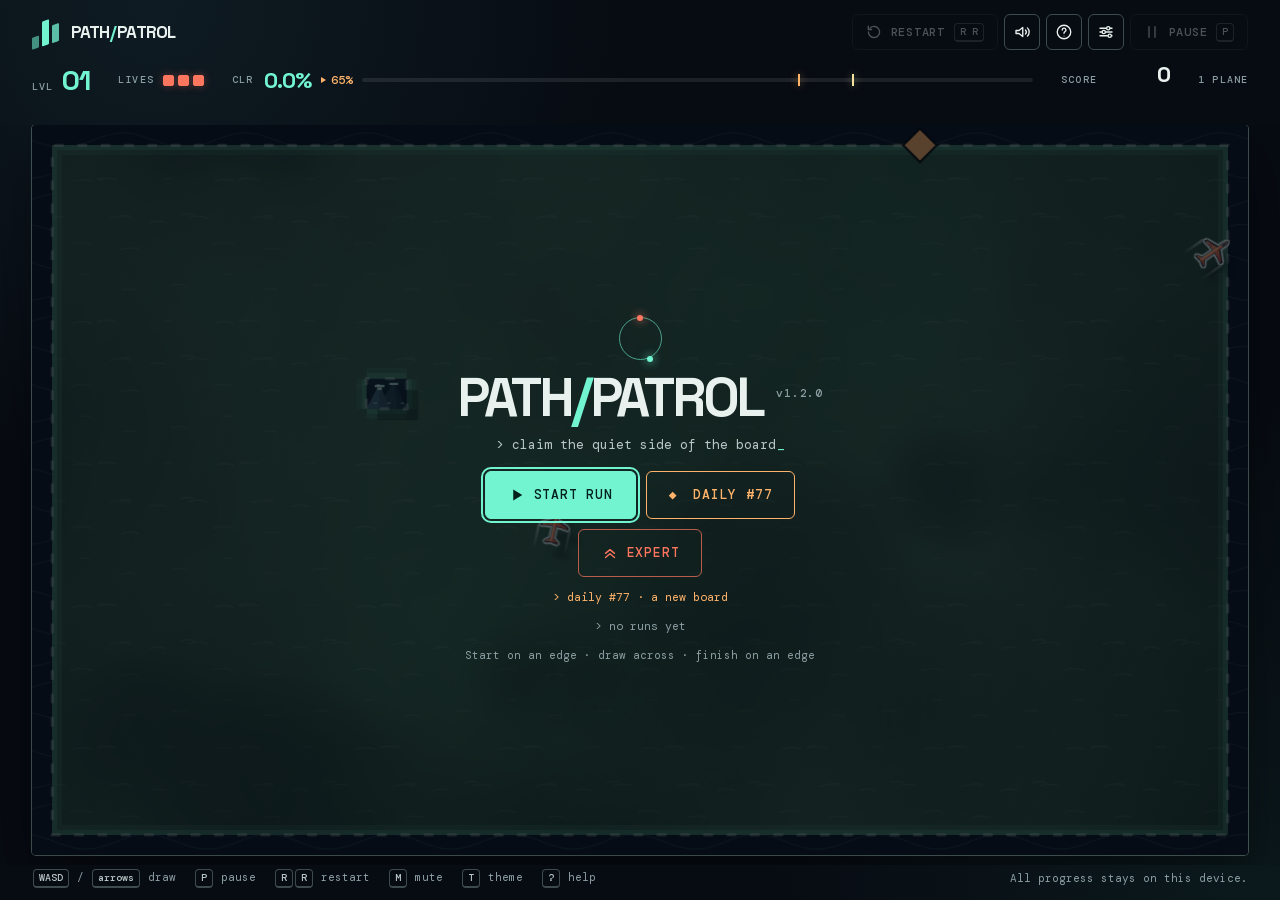
<file: site/index.html>
<!doctype html>
<html lang="en" data-motion="auto">
  <head>
    <meta charset="UTF-8" />
    <meta http-equiv="Content-Security-Policy" content="default-src 'self'; script-src 'self'; style-src 'self'; img-src 'self' data: blob:; font-src 'self'; connect-src 'self'; manifest-src 'self'; worker-src 'self'; object-src 'none'; base-uri 'self'; form-action 'none'" />
    <meta name="referrer" content="no-referrer" />
    <meta name="viewport" content="width=device-width, initial-scale=1, viewport-fit=cover" />
    <meta name="theme-color" content="#070b12" />
    <meta name="color-scheme" content="dark" />
    <title>Path Patrol — a one-touch territory game</title>
    <meta name="description" content="Draw a route across the board and claim the side the patrols can't reach. A fast, minimalist territory game with a daily board. No sign-up, works offline." />
    <link rel="canonical" href="https://jgohil07.github.io/PathPatrol/" />
    <meta property="og:type" content="website" />
    <meta property="og:site_name" content="Path Patrol" />
    <meta property="og:title" content="Path Patrol — a one-touch territory game" />
    <meta property="og:description" content="Draw a route across the board and claim the side the patrols can't reach. A fast, minimalist territory game with a daily board. No sign-up, works offline." />
    <meta property="og:url" content="https://jgohil07.github.io/PathPatrol/" />
    <meta property="og:image" content="https://jgohil07.github.io/PathPatrol/og.png" />
    <meta property="og:image:width" content="1200" />
    <meta property="og:image:height" content="630" />
    <meta property="og:image:alt" content="Path Patrol mid-game: a route being drawn across a dark board with patrol planes, a pickup and a power-up running." />
    <meta name="twitter:card" content="summary_large_image" />
    <meta name="twitter:title" content="Path Patrol — a one-touch territory game" />
    <meta name="twitter:description" content="Draw a route across the board and claim the side the patrols can't reach. A fast, minimalist territory game with a daily board. No sign-up, works offline." />
    <meta name="twitter:image" content="https://jgohil07.github.io/PathPatrol/og.png" />
    <script type="application/ld+json">{"@context": "https://schema.org", "@type": "VideoGame", "name": "Path Patrol", "description": "Draw a route across the board and claim the side the patrols can't reach. A fast, minimalist territory game with a daily board. No sign-up, works offline.", "url": "https://jgohil07.github.io/PathPatrol/", "image": "https://jgohil07.github.io/PathPatrol/og.png", "genre": ["Arcade", "Puzzle"], "gamePlatform": "Web browser", "applicationCategory": "Game", "operatingSystem": "Any", "playMode": "SinglePlayer", "inLanguage": "en", "isAccessibleForFree": true, "offers": {"@type": "Offer", "price": "0", "priceCurrency": "USD"}, "author": {"@type": "Person", "name": "Jay"}, "license": "https://opensource.org/licenses/MIT"}</script>
    <link rel="icon" href="icons/icon.svg" type="image/svg+xml" />
    <link rel="icon" href="icons/icon-192.png" type="image/png" sizes="192x192" />
    <link rel="apple-touch-icon" href="icons/apple-touch-icon.png" />
    <link rel="manifest" href="manifest.webmanifest" />
    <meta name="mobile-web-app-capable" content="yes" />
    <meta name="apple-mobile-web-app-capable" content="yes" />
    <meta name="apple-mobile-web-app-title" content="Path Patrol" />
    <meta name="apple-mobile-web-app-status-bar-style" content="black-translucent" />
    <link rel="preload" href="assets/fonts/dm-mono-400.woff2" as="font" type="font/woff2" crossorigin />
    <link rel="preload" href="assets/fonts/space-grotesk-variable.woff2" as="font" type="font/woff2" crossorigin />
    <link rel="stylesheet" href="css/app.css" />
  </head>
  <body>
    <noscript><p class="noscript">Path Patrol needs JavaScript to run. It is a small game that plays entirely in your browser: nothing is sent anywhere.</p></noscript>
    <!-- Icons: drawn, never typed as glyphs, because neither font has arrows or geometric symbols. -->
    <svg class="sprite" aria-hidden="true" focusable="false">
      <symbol id="i-pause" viewBox="0 0 24 24"><path d="M8 5v14M16 5v14" /></symbol>
      <symbol id="i-play" viewBox="0 0 24 24"><path d="M7 4.6v14.8L19 12z" fill="currentColor" stroke="none" /></symbol>
      <symbol id="i-settings" viewBox="0 0 24 24"><path d="M4 7h8M18 7h2M4 12h2M12 12h8M4 17h10M20 17h0" /><circle cx="15" cy="7" r="2.2" /><circle cx="9" cy="12" r="2.2" /><circle cx="17" cy="17" r="2.2" /></symbol>
      <symbol id="i-help" viewBox="0 0 24 24"><circle cx="12" cy="12" r="9" /><path d="M9.6 9.4a2.5 2.5 0 1 1 3.7 2.2c-.9.5-1.3 1-1.3 2" /><circle cx="12" cy="17.2" r=".7" fill="currentColor" stroke="none" /></symbol>
      <symbol id="i-sound-on" viewBox="0 0 24 24"><path d="M4 10v4h4l5 4V6l-5 4H4z" /><path d="M16.5 9.2a4 4 0 0 1 0 5.6M19.2 6.5a7.6 7.6 0 0 1 0 11" /></symbol>
      <symbol id="i-sound-off" viewBox="0 0 24 24"><path d="M4 10v4h4l5 4V6l-5 4H4z" /><path d="M17 9.5l4.5 5M21.5 9.5L17 14.5" /></symbol>
      <symbol id="i-restart" viewBox="0 0 24 24"><path d="M4.6 12a7.4 7.4 0 1 0 2.3-5.4" /><path d="M4.4 4.2v4.4h4.4" /></symbol>
      <symbol id="i-close" viewBox="0 0 24 24"><path d="M6 6l12 12M18 6L6 18" /></symbol>
      <symbol id="i-arrow" viewBox="0 0 24 24"><path d="M5 12h14M13.5 6.5L19 12l-5.5 5.5" /></symbol>
      <symbol id="i-expert" viewBox="0 0 24 24"><path d="M6 12.5l6-5 6 5M6 18l6-5 6 5" /></symbol>
      <symbol id="i-star" viewBox="0 0 24 24"><path d="M12 3.6l2.5 5.3 5.8.7-4.3 4 1.1 5.7L12 16.5l-5.1 2.8 1.1-5.7-4.3-4 5.8-.7z" /></symbol>
    </svg>

    <div class="app" id="app" data-phase="boot">
      <div class="chrome">
        <header class="bar">
          <div class="brand" role="img" aria-label="Path Patrol">
            <span class="brand-mark" aria-hidden="true"><i></i><i></i><i></i></span>
            <span class="brand-name" aria-hidden="true">PATH<span>/</span>PATROL</span>
          </div>
          <div class="actions">
            <button class="btn btn--ghost btn--adaptive only-fine" id="restartButton" type="button" aria-label="Restart level">
              <svg class="icon" aria-hidden="true"><use href="#i-restart" /></svg><span class="btn-text only-fine">Restart</span><kbd class="only-fine">R R</kbd>
            </button>
            <button class="btn btn--icon" id="soundButton" type="button" aria-label="Sound" aria-pressed="true">
              <svg class="icon icon-on" aria-hidden="true"><use href="#i-sound-on" /></svg>
              <svg class="icon icon-off" aria-hidden="true"><use href="#i-sound-off" /></svg>
            </button>
            <button class="btn btn--icon" id="helpButton" type="button" aria-label="How to play" aria-haspopup="dialog">
              <svg class="icon" aria-hidden="true"><use href="#i-help" /></svg>
            </button>
            <button class="btn btn--icon" id="settingsButton" type="button" aria-label="Settings" aria-haspopup="dialog">
              <svg class="icon" aria-hidden="true"><use href="#i-settings" /></svg>
            </button>
            <button class="btn btn--ghost btn--adaptive" id="pauseButton" type="button" aria-label="Pause">
              <svg class="icon icon-pause" aria-hidden="true"><use href="#i-pause" /></svg>
              <svg class="icon icon-play" aria-hidden="true"><use href="#i-play" /></svg>
              <svg class="icon icon-skip" aria-hidden="true"><use href="#i-arrow" /></svg>
              <span class="btn-text only-fine">Pause</span><kbd class="only-fine">P</kbd>
            </button>
            <button class="btn btn--ghost btn--adaptive" id="levelsButton" type="button" aria-label="Levels" aria-haspopup="dialog" hidden>
              <svg class="icon" aria-hidden="true"><use href="#i-star" /></svg><span class="btn-text only-fine" id="levelsLabel">Levels</span>
            </button>
          </div>
        </header>

        <section class="hud" aria-label="Status">
          <div class="stat stat--level"><span class="stat-key">LVL</span><strong class="stat-val" id="levelLabel">01</strong></div>
          <div class="stat stat--lives"><span class="stat-key">LIVES</span><span class="lives" id="lives" role="img" aria-label="3 lives"></span></div>
          <div class="stat stat--clear">
            <span class="stat-key">CLR</span><strong class="stat-val" id="areaLabel">0.0%</strong>
            <span class="stat-target"><span class="chevron" aria-hidden="true"></span><span id="targetLabel">65%</span></span>
            <div class="meter" aria-hidden="true"><i id="progressFill"></i><b id="targetMarker"></b><b class="star-mark" id="starMarker"></b></div>
          </div>
          <div class="stat stat--score">
            <span class="stat-key">SCORE</span>
            <span class="score-block"><strong class="stat-val" id="scoreLabel">0</strong><span class="combo" id="comboLabel" title="Combo and trap multipliers">x1.00</span></span>
          </div>
          <div class="stat stat--runners"><span class="stat-val" id="runnerLabel">1 PLANE</span></div>
        </section>

        <p class="console" id="toast" aria-hidden="true"></p>
      </div>

      <main class="stage" id="stage">
        <div class="board" id="boardFrame">
          <canvas id="gameCanvas" tabindex="0" role="application" aria-roledescription="game board" aria-label="Game field. Draw a line from an edge across the coloured area to another edge. With a keyboard, use the arrow keys or W A S D; Backspace cancels the route."></canvas>

          <div class="overlay overlay--title" id="startOverlay">
            <div class="panel">
              <div class="start-symbol" aria-hidden="true"><span></span><span></span></div>
              <h1 class="title">PATH<span class="slash">/</span>PATROL <small id="versionLabel">v1.2.0</small></h1>
              <p class="tagline">&gt; claim the quiet side of the board<span class="caret" aria-hidden="true">_</span></p>
              <div class="cta">
                <button type="button" class="btn btn--primary btn--big cta-wide" id="resumeRunButton" hidden><svg class="icon" aria-hidden="true"><use href="#i-play" /></svg>Resume run</button>
                <button type="button" class="btn btn--primary btn--big" id="startButton"><svg class="icon" aria-hidden="true"><use href="#i-play" /></svg>Start run</button>
                <button type="button" class="btn btn--big btn--daily" id="dailyButton"><span aria-hidden="true">&#9670;</span><span id="dailyLabel">Daily</span></button>
                <button type="button" class="btn btn--big btn--expert" id="expertButton"><svg class="icon" aria-hidden="true"><use href="#i-expert" /></svg><span id="expertLabel">Expert</span></button>
              </div>
              <p class="saved" id="savedLine" hidden></p>
              <p class="daily-line" id="dailyLine"></p>
              <button type="button" class="btn btn--daily" id="shareTodayButton" hidden>Share today's result</button>
              <p class="records" id="titleRecords"></p>
              <button type="button" class="btn btn--quiet" id="appNotice" hidden>Install app</button>
              <p class="fine">Start on an edge · draw across · finish on an edge</p>
            </div>
          </div>

          <div class="overlay overlay--pause" id="pauseOverlay">
            <div class="panel">
              <span class="eyebrow" id="pauseEyebrow">Run paused</span>
              <strong class="big" id="pauseTitle">Take a breath.</strong>
              <div class="cta">
                <button type="button" class="btn btn--primary btn--big" id="resumeButton"><svg class="icon" aria-hidden="true"><use href="#i-play" /></svg>Resume</button>
                <button type="button" class="btn" id="pauseRestartButton"><svg class="icon" aria-hidden="true"><use href="#i-restart" /></svg>Restart level</button>
                <button type="button" class="btn" id="leaveButton" hidden>Back to title</button>
              </div>
            </div>
          </div>

          <div class="overlay overlay--clear" id="clearOverlay">
            <div class="panel">
              <span class="eyebrow" id="clearEyebrow">Level cleared</span>
              <p class="stars" id="clearStars" hidden></p>
              <strong class="big" id="clearTotal">+0</strong>
              <dl class="receipt" id="tally"></dl>
              <p class="fine" id="clearNote" hidden></p>
              <div class="cta"><button type="button" class="btn btn--primary btn--big" id="nextButton"><span id="nextLabel">Next level</span><svg class="icon" aria-hidden="true"><use href="#i-arrow" /></svg></button></div>
            </div>
          </div>

          <div class="overlay overlay--end" id="endOverlay">
            <div class="panel">
              <span class="eyebrow" id="endEyebrow">No lives left</span>
              <h2 class="big" id="endTitle">Run interrupted.</h2>
              <dl class="receipt" id="receipt"></dl>
              <p class="fine" id="endSummary"></p>
              <div class="cta">
                <button type="button" class="btn btn--primary btn--big" id="shareButton" hidden>Share result</button>
                <button type="button" class="btn btn--primary btn--big" id="againButton"><svg class="icon" aria-hidden="true"><use href="#i-play" /></svg><span id="againLabel">New run</span></button>
              </div>
            </div>
          </div>

          <div class="overlay overlay--crash" id="crashOverlay" role="alert">
            <div class="panel">
              <span class="eyebrow">Something broke</span>
              <strong class="big">Please reload.</strong>
              <p class="crash-detail" id="crashDetail"></p>
              <div class="cta"><button type="button" class="btn btn--primary btn--big" id="reloadButton">Reload</button></div>
            </div>
          </div>

          <div class="powers" id="powers" aria-hidden="true"></div>
          <div class="fps" id="fpsMeter" hidden></div>
        </div>
      </main>

      <footer class="hints">
        <span><kbd>WASD</kbd> / <kbd>arrows</kbd> draw</span><span><kbd>P</kbd> pause</span><span><kbd>R</kbd><kbd>R</kbd> restart</span><span><kbd>M</kbd> mute</span><span><kbd>T</kbd> theme</span><span><kbd>?</kbd> help</span>
        <span class="hints-note" id="storageNote">All progress stays on this device.</span>
      </footer>
    </div>

    <dialog class="dialog" id="settingsDialog" aria-labelledby="settingsTitle">
      <form method="dialog" class="dialog-body">
        <header class="dialog-head">
          <h2 id="settingsTitle">Settings</h2>
          <button class="btn btn--icon" value="close" aria-label="Close settings"><svg class="icon" aria-hidden="true"><use href="#i-close" /></svg></button>
        </header>
        <div class="setting">
          <span class="setting-name" id="soundLabel">Sound</span>
          <button class="switch" id="soundSwitch" type="button" role="switch" aria-checked="true" aria-labelledby="soundLabel"><i></i></button>
        </div>
        <div class="setting" id="hapticsRow">
          <span class="setting-name" id="hapticsLabel">Vibration</span>
          <button class="switch" id="hapticsSwitch" type="button" role="switch" aria-checked="true" aria-labelledby="hapticsLabel"><i></i></button>
        </div>
        <div class="setting">
          <span class="setting-name" id="themeLabel">Visuals</span>
          <div class="seg" role="radiogroup" aria-labelledby="themeLabel">
            <button type="button" role="radio" id="flightButton" aria-checked="true">Flight</button>
            <button type="button" role="radio" id="driveButton" aria-checked="false">Drive</button>
          </div>
        </div>
        <div class="setting">
          <span class="setting-name" id="motionLabel">Motion</span>
          <div class="seg" role="radiogroup" aria-labelledby="motionLabel">
            <button type="button" role="radio" data-motion="auto" aria-checked="true">Auto</button>
            <button type="button" role="radio" data-motion="reduced" aria-checked="false">Reduced</button>
            <button type="button" role="radio" data-motion="full" aria-checked="false">Full</button>
          </div>
        </div>
        <div class="setting">
          <span class="setting-name" id="fpsLabel">Frame stats</span>
          <button class="switch" id="fpsSwitch" type="button" role="switch" aria-checked="false" aria-labelledby="fpsLabel"><i></i></button>
        </div>
        <div class="setting" id="appRow">
          <span class="setting-name" id="appLabel">App</span>
          <button class="btn" id="appButton" type="button" hidden>Install</button>
        </div>
        <p class="fine" id="appStatus"></p>
        <h3 class="dialog-sub">Records on this device</h3>
        <dl class="records-list">
          <div><dt>Best score</dt><dd id="bestScore">0</dd></div>
          <div><dt>Best clear</dt><dd id="bestClear">0.0%</dd></div>
          <div><dt>Highest level cleared</dt><dd id="bestLevel">—</dd></div>
          <div><dt>Runs played</dt><dd id="runsPlayed">0</dd></div>
          <div><dt>Levels won</dt><dd id="levelsWon">0</dd></div>
          <div><dt>Daily streak</dt><dd id="dailyStreak">0 days</dd></div>
          <div><dt>Expert</dt><dd id="expertRecord">—</dd></div>
        </dl>
        <button class="btn btn--danger" id="resetStatsButton" type="button">Reset local records</button>
        <p class="fine version-line">Path Patrol <span id="versionLine">v1.2.0</span></p>
      </form>
    </dialog>

    <dialog class="dialog" id="levelsDialog" aria-labelledby="levelsTitle">
      <form method="dialog" class="dialog-body">
        <header class="dialog-head">
          <h2 id="levelsTitle">Levels</h2>
          <button class="btn btn--icon" value="close" aria-label="Close levels"><svg class="icon" aria-hidden="true"><use href="#i-close" /></svg></button>
        </header>
        <p class="fine levels-note">Replay any level you have reached for its stars. Your best score and your saved run are left alone.</p>
        <p class="levels-total" id="levelsTotal"></p>
        <div class="level-grid" id="levelGrid" role="list"></div>
      </form>
    </dialog>

    <dialog class="dialog" id="helpDialog" aria-labelledby="helpTitle">
      <form method="dialog" class="dialog-body">
        <header class="dialog-head">
          <h2 id="helpTitle">How to play</h2>
          <button class="btn btn--icon" value="close" aria-label="Close help"><svg class="icon" aria-hidden="true"><use href="#i-close" /></svg></button>
        </header>
        <ol class="how">
          <li><b>Start on an edge.</b> Touch the frame or any ground you have already claimed.</li>
          <li><b>Draw across the field</b> in any shape. The route appears under your finger the moment you move.</li>
          <li><b>Finish on an edge.</b> The side without patrols is yours. Claim the target percentage to win the level.</li>
          <li><b>Don't get caught.</b> If a patrol touches a route you are still drawing, you lose a life. Lifting mid-field cancels it for free.</li>
        </ol>
        <p class="how-trap"><b>Trap them.</b> Shut a patrol into a pocket of 4% or less and it is grounded: bonus points, and a multiplier that lasts the run. Later levels bring scouts (fast), bombers (big) and hunters, which wind up, then chase a slow pen. Every fifth level is special: an odd-shaped board, or a boss you win at once by trapping it in 12% or less.</p>
        <p class="how-expert"><b>Expert.</b> Fifteen hard levels on boards of their own, from three patrols to eight: three lives, no extra lives, no restarts, no stars. Clear the fifteenth to finish. Its records and its saved run are kept apart from the rest.</p>
        <p class="how-daily"><b>Daily.</b> One board a day, the same for everyone: three lives, no restarts. Only your first run of the day counts; after that it is practice. Share your result when it ends.</p>
        <button class="btn" id="tutorialButton" type="button"><svg class="icon" aria-hidden="true"><use href="#i-play" /></svg>Play the tutorial</button>
        <h3 class="dialog-sub">Keys</h3>
        <dl class="keys">
          <div><dt><kbd>WASD</kbd></dt><dd>Draw (arrow keys work too)</dd></div>
          <div><dt><kbd>Backspace</kbd></dt><dd>Cancel the route you are drawing</dd></div>
          <div><dt><kbd>P</kbd> / <kbd>Esc</kbd></dt><dd>Pause</dd></div>
          <div><dt><kbd>R</kbd> <kbd>R</kbd></dt><dd>Restart the level</dd></div>
          <div><dt><kbd>M</kbd></dt><dd>Mute or unmute</dd></div>
          <div><dt><kbd>T</kbd></dt><dd>Switch Flight / Drive</dd></div>
          <div><dt><kbd>?</kbd> / <kbd>H</kbd></dt><dd>This help</dd></div>
          <div><dt><kbd>Space</kbd> / <kbd>Enter</kbd></dt><dd>Start, resume or go on</dd></div>
          <div><dt><kbd>Tab</kbd></dt><dd>Move between buttons (Safari: <kbd>Option</kbd> + <kbd>Tab</kbd>)</dd></div>
        </dl>
      </form>
    </dialog>

    <dialog class="dialog" id="shareDialog" aria-labelledby="shareTitle">
      <form method="dialog" class="dialog-body">
        <header class="dialog-head">
          <h2 id="shareTitle">Share your result</h2>
          <button class="btn btn--icon" value="close" aria-label="Close"><svg class="icon" aria-hidden="true"><use href="#i-close" /></svg></button>
        </header>
        <p class="fine">Sharing is not available here. Copy this and paste it wherever you like.</p>
        <textarea class="share-text" id="shareText" readonly rows="5" spellcheck="false" aria-label="Your result"></textarea>
        <button class="btn btn--primary" id="copyShareButton" type="button">Copy</button>
      </form>
    </dialog>

    <div class="sr-only" id="announcer" role="status" aria-live="polite" aria-atomic="true"></div>
    <script type="module" src="js/main.js"></script>
  </body>
</html>
</file>
<file: site/css/app.css>
/* Path Patrol: terminal-minimal.
   One near-black canvas, hairline borders, one accent (aqua), one alarm (coral), amber for the target and,
   later, power-ups. DM Mono for everything you read, Space Grotesk only for the big numbers and the title.

   Layout is chosen by media queries on orientation, size and pointer type, never by sniffing the device:
     - portrait / narrow: a compact top bar, one HUD row, the board (rotated by view.js) filling the rest;
     - short landscape (a phone on its side): a left rail with the HUD, the board filling the height;
     - everything else (desktop, tablet): top bar, HUD, board, keyboard hints.
   html[data-input="touch|mouse"] follows the pointer actually being used, so a hybrid laptop switches. */

@font-face { font-family: "DM Mono"; font-style: normal; font-weight: 400; font-display: swap; src: url("../assets/fonts/dm-mono-400.woff2") format("woff2"); }
@font-face { font-family: "DM Mono"; font-style: normal; font-weight: 500; font-display: swap; src: url("../assets/fonts/dm-mono-500.woff2") format("woff2"); }
@font-face { font-family: "Space Grotesk"; font-style: normal; font-weight: 300 700; font-display: swap; src: url("../assets/fonts/space-grotesk-variable.woff2") format("woff2"); }

:root {
  color-scheme: dark;
  --bg: #070b12;
  --raised: #0b111b;
  --ink: #e8f1ee;
  --ink-soft: #b9c8c7;
  --muted: #8b9ea2;
  --line: rgba(190, 224, 216, .13);
  --line-strong: rgba(190, 224, 216, .3);
  --aqua: #72f4d1;
  --aqua-dim: #2da98d;
  --coral: #ff765f;
  --amber: #ffb36a;
  --font-ui: "DM Mono", ui-monospace, "SF Mono", Menlo, Consolas, monospace;
  --font-display: "Space Grotesk", system-ui, -apple-system, "Segoe UI", sans-serif;
  --radius: 6px;
  --pad: clamp(12px, 2.4vw, 24px);
  --safe-t: env(safe-area-inset-top, 0px);
  --safe-r: env(safe-area-inset-right, 0px);
  --safe-b: env(safe-area-inset-bottom, 0px);
  --safe-l: env(safe-area-inset-left, 0px);
  --rail: clamp(206px, 25vw, 232px);          /* four 44px buttons and their gaps fit in one row */
  --tap: 44px;
}

* { box-sizing: border-box; }
[hidden] { display: none !important; }

html, body {
  margin: 0;
  height: 100%;
  overflow: hidden;
  background: var(--bg);
  color: var(--ink);
  overscroll-behavior: none;
  -webkit-text-size-adjust: 100%;
  text-size-adjust: 100%;
}
body {
  position: fixed;
  inset: 0;
  font: 400 13px/1.5 var(--font-ui);
  font-variant-numeric: tabular-nums;
  -webkit-font-smoothing: antialiased;
  user-select: none;
  -webkit-user-select: none;
  -webkit-touch-callout: none;
  -webkit-tap-highlight-color: transparent;
  background:
    radial-gradient(circle at 12% 0%, rgba(42, 85, 95, .22), transparent 30rem),
    radial-gradient(circle at 98% 100%, rgba(32, 97, 81, .16), transparent 32rem),
    var(--bg);
}
button { font: inherit; color: inherit; }
h1, h2, h3, p, dl, dd, ol { margin: 0; }
.sprite { position: absolute; width: 0; height: 0; overflow: hidden; }
.noscript { margin: 0; padding: 24px 16px; color: var(--ink); font-size: 14px; text-align: center; }
@media (scripting: none) {                                   /* nothing in the game can work: the dead controls stay out of the way of the one sentence that matters */
  body > .app { display: none; }
  .noscript { display: grid; place-items: center; min-height: 100dvh; box-sizing: border-box; }
}
.sr-only { position: absolute; width: 1px; height: 1px; margin: -1px; padding: 0; overflow: hidden; clip: rect(0 0 0 0); white-space: nowrap; border: 0; }

/* Touch-first presentation by default; a fine pointer (or a mouse actually in use) gets the desktop one. */
.only-fine { --show: inline-flex; }
.btn-text.only-fine { --show: inline; }
kbd.only-fine { --show: inline-block; }
.only-fine, .btn.only-fine { display: none; }          /* two selectors: .btn.only-fine must beat .btn's display */
@media (pointer: fine) { :root:not([data-input="touch"]) .only-fine { display: var(--show); } }
:root[data-input="mouse"] .only-fine { display: var(--show); }

/* --- layout ------------------------------------------------------------------------------------ */

.app {
  position: absolute;
  inset: 0;
  height: 100%;
  display: grid;
  grid-template-rows: auto minmax(0, 1fr) auto;
  padding: var(--safe-t) var(--safe-r) var(--safe-b) var(--safe-l);
}
@supports (height: 100dvh) { .app { height: 100dvh; } }

.chrome { display: grid; grid-template-columns: minmax(0, 1fr); padding: 0 var(--pad); min-width: 0; }   /* minmax(0, ...): no child can widen the column */
/* Fixed height whatever the input mode: a 44px touch button and a 36px mouse button both fit, so a hybrid
   device switching mode never moves the board. */
.bar { display: flex; align-items: center; justify-content: space-between; gap: 12px; height: 56px; padding-top: 8px; }
.brand { display: inline-flex; align-items: center; gap: 10px; color: var(--ink); font: 700 17px/1 var(--font-display); letter-spacing: -.045em; white-space: nowrap; }
.brand-name span { color: var(--aqua); }
.brand-name span:first-child { margin-inline: .04em; }
.brand-mark { display: flex; align-items: end; gap: 3px; width: 29px; height: 26px; transform: skewY(-18deg); }
.brand-mark i { display: block; width: 7px; background: var(--aqua); border-radius: 1px; }
.brand-mark i:nth-child(1) { height: 12px; opacity: .55; }
.brand-mark i:nth-child(2) { height: 25px; }
.brand-mark i:nth-child(3) { height: 18px; opacity: .76; }
.actions { display: flex; align-items: center; gap: 6px; }

.hud { display: flex; align-items: center; gap: 8px 28px; min-height: 46px; padding: 6px 0 4px; }
.stat { display: flex; align-items: baseline; gap: 8px; min-width: 0; white-space: nowrap; }
.stat-key { color: var(--muted); font: 500 10px/1 var(--font-ui); letter-spacing: .14em; }
.stat-val { color: var(--ink); font: 700 22px/1 var(--font-display); letter-spacing: -.04em; }
.stat--level .stat-val { color: var(--aqua); font-size: 28px; }
.stat--lives { align-items: center; }
.stat--clear { flex: 1 1 auto; align-items: center; gap: 10px; }
.stat--clear .stat-val { color: var(--aqua); min-width: 3.4ch; }
.stat--runners { margin-left: auto; color: var(--muted); }
.stat--score { align-items: center; }
.score-block { display: grid; justify-items: end; gap: 3px; line-height: 1; }
.stat--score .stat-val { min-width: 4.6ch; text-align: right; }
/* Always in the layout, only its visibility changes: the HUD must not change height when a combo starts. */
.combo { color: var(--amber); font: 500 10px/1 var(--font-ui); letter-spacing: .08em; white-space: nowrap; visibility: hidden; }
.combo.on { visibility: visible; }
.stat--runners .stat-val { color: var(--muted); font: 500 10px/1 var(--font-ui); letter-spacing: .12em; }
.stat-target { display: inline-flex; align-items: center; gap: 5px; color: var(--amber); font: 500 12px/1 var(--font-ui); }
.chevron { width: 0; height: 0; border-left: 5px solid currentColor; border-block: 3.5px solid transparent; }
.lives { display: inline-flex; gap: 4px; }
.life { width: 11px; height: 11px; border: 1.5px solid var(--coral); background: var(--coral); border-radius: 2px; box-shadow: 0 0 9px rgba(255, 118, 95, .35); }
.life.lost { background: transparent; box-shadow: none; opacity: .55; }
.meter { position: relative; flex: 1 1 60px; height: 4px; min-width: 60px; background: rgba(255, 255, 255, .09); border-radius: 2px; }
.meter i { position: absolute; inset: 0 auto 0 0; width: 0; background: linear-gradient(90deg, var(--aqua-dim), var(--aqua)); border-radius: inherit; box-shadow: 0 0 10px rgba(114, 244, 209, .4); transition: width .25s ease; }
.meter b { position: absolute; top: -4px; bottom: -4px; left: 65%; width: 2px; background: var(--amber); box-shadow: 0 0 8px rgba(255, 179, 106, .6); }
/* The three-star mark: where three stars begin, bright while they are still possible on this level, dim once a life is
   lost on it, solid gold once a trap has already earned the third. */
.meter b.star-mark { width: 2px; background: #f4e3a1; box-shadow: 0 0 8px rgba(244, 227, 161, .55); transition: opacity .2s ease; }
.meter b.star-mark.lost { opacity: .22; box-shadow: none; }
.meter b.star-mark.got { width: 4px; background: #ffd166; box-shadow: 0 0 10px rgba(255, 209, 102, .8); }

/* Messages appear on a single console line so they never sit on the board where routes start. */
.console { min-height: 20px; margin: 0; padding-bottom: 6px; overflow: hidden; color: var(--muted); font-size: 11.5px; white-space: nowrap; text-overflow: ellipsis; opacity: 0; transition: opacity .2s ease; }
.console.visible { opacity: 1; }
.console::before { content: "> "; color: var(--aqua-dim); }

.stage { display: grid; place-items: center; min-width: 0; min-height: 0; padding: 0 var(--pad) 10px; overflow: hidden; }
.board { position: relative; width: max-content; height: max-content; overflow: hidden; background: #0b1422; border-radius: 4px; box-shadow: 0 0 0 1px var(--line-strong), 0 26px 60px rgba(0, 0, 0, .4); }
#gameCanvas { display: block; touch-action: none; cursor: crosshair; user-select: none; -webkit-user-select: none; -webkit-touch-callout: none; -webkit-tap-highlight-color: transparent; }

/* The keyboard hints follow the pointer media query only, not the live data-input switch: the footer
   appearing or vanishing mid-game would move the board between a touch landing and its coordinates being read. */
.hints { display: none; flex-wrap: wrap; align-items: center; gap: 6px 18px; padding: 4px var(--pad) 12px; color: var(--muted); font-size: 11px; }
@media (pointer: fine) { .hints { display: flex; } }
.hints-note { margin-left: auto; }

/* --- controls ---------------------------------------------------------------------------------- */

.icon { width: 18px; height: 18px; flex: none; fill: none; stroke: currentColor; stroke-width: 1.8; stroke-linecap: round; stroke-linejoin: round; }
.btn { display: inline-flex; align-items: center; justify-content: center; gap: 8px; min-height: var(--tap); padding: 0 14px; border: 1px solid var(--line-strong); border-radius: var(--radius); background: transparent; color: var(--ink); font: 500 12px/1 var(--font-ui); letter-spacing: .06em; text-transform: uppercase; white-space: nowrap; cursor: pointer; touch-action: manipulation; transition: color .15s ease, border-color .15s ease, background .15s ease, transform .1s ease; }
.btn:active { transform: translateY(1px); }
.btn:disabled { opacity: .38; pointer-events: none; }
.btn--icon { width: var(--tap); padding: 0; }
/* Square when only the icon shows, wider when the label and key hint come with it. */
.btn--adaptive { min-width: var(--tap); padding: 0 12px; }
.btn--ghost { border-color: var(--line); color: var(--ink-soft); }
.btn--primary { border-color: var(--aqua); background: var(--aqua); color: #04201b; }
.btn--big { min-height: 48px; padding: 0 22px; font-size: 13px; }
.btn--danger { color: var(--coral); border-color: rgba(255, 118, 95, .4); }
/* Hover styling only where hovering exists: on a touch screen :hover sticks to the last control tapped. */
@media (hover: hover) {
  .btn:hover { border-color: var(--aqua); color: var(--aqua); }
  .btn--primary:hover { background: #8ff7dc; border-color: #8ff7dc; color: #04201b; }
  .btn--danger:hover { border-color: var(--coral); color: var(--coral); background: rgba(255, 118, 95, .08); }
}
:focus-visible { outline: 2px solid var(--aqua); outline-offset: 2px; }
.btn:focus-visible { outline-offset: 2px; }
#gameCanvas:focus-visible { outline-offset: -4px; }
kbd { display: inline-block; min-width: 1.7em; margin-inline: 1px; padding: 2px 5px; border: 1px solid var(--line-strong); border-bottom-width: 2px; border-radius: 4px; color: var(--ink-soft); font: 500 10px/1.2 var(--font-ui); text-align: center; text-transform: none; letter-spacing: 0; }

.icon-off, #pauseButton .icon-play, #pauseButton .icon-skip { display: none; }
#soundButton[aria-pressed="false"] .icon-on { display: none; }
#soundButton[aria-pressed="false"] .icon-off { display: inline; }
#soundButton[aria-pressed="false"] { color: var(--muted); }
#pauseButton[data-state="paused"] .icon-pause, #pauseButton[data-state="skip"] .icon-pause { display: none; }
#pauseButton[data-state="paused"] .icon-play { display: inline; }
#pauseButton[data-state="skip"] .icon-skip { display: inline; }
#pauseButton[data-state="skip"] kbd { display: none !important; }      /* P pauses; it does not skip, so no key hint on Skip */

@media (pointer: fine) { :root:not([data-input="touch"]) { --tap: 36px; } }
:root[data-input="mouse"] { --tap: 36px; }
:root[data-input="touch"] { --tap: 44px; }

/* --- overlays ---------------------------------------------------------------------------------- */

.overlay { position: absolute; inset: 0; z-index: 5; display: none; place-items: center; padding: 14px; overflow: auto; background: rgba(4, 8, 14, .66); text-align: center; }
.app[data-phase="title"] .overlay--title,
.app[data-phase="clear"] .overlay--clear,
.app[data-phase="paused"] .overlay--pause,
.app[data-phase="countdown"] .overlay--pause,
.app[data-phase="over"] .overlay--end,
.app[data-phase="crashed"] .overlay--crash { display: grid; }
.panel { display: grid; justify-items: center; gap: 12px; max-width: 420px; min-width: 0; }
.panel p { text-wrap: balance; }                      /* no orphaned last word; older browsers just wrap normally */
.start-symbol { position: relative; width: 43px; height: 43px; border: 1px solid rgba(114, 244, 209, .6); border-radius: 50%; animation: orbit 3s linear infinite; }
.start-symbol span { position: absolute; width: 6px; height: 6px; border-radius: 50%; background: var(--coral); box-shadow: 0 0 10px var(--coral); }
.start-symbol span:first-child { top: -3px; left: 17px; }
.start-symbol span:last-child { bottom: -3px; right: 8px; background: var(--aqua); box-shadow: 0 0 10px var(--aqua); }
.title { font: 700 clamp(30px, 8vmin, 54px)/.95 var(--font-display); letter-spacing: -.06em; }
.title .slash { color: var(--aqua); }
.title small { margin-left: 4px; color: var(--muted); font: 500 11px/1 var(--font-ui); letter-spacing: .08em; vertical-align: super; }
.tagline { color: var(--ink-soft); font-size: 13px; }
.caret { margin-left: 1px; color: var(--aqua); animation: blink 1.1s steps(1) infinite; }
.cta { display: flex; flex-wrap: wrap; justify-content: center; gap: 10px; margin-top: 4px; }
.cta-wide { flex: 1 1 100%; }                                  /* Resume takes a row of its own, above Start and Daily */
.btn--daily { border-color: var(--amber); color: var(--amber); }
.btn--expert { border-color: rgba(255, 118, 95, .7); color: var(--coral); }
.btn--quiet { max-width: 100%; padding-block: 8px; border-color: var(--line-strong); color: var(--ink-soft); font-size: 12px; line-height: 1.4; text-wrap: balance; }      /* the text may wrap (balanced), so it needs the room of lines */
.btn--quiet[data-mode="update"] { border-color: var(--aqua-dim); color: var(--aqua); }
.btn--daily span[aria-hidden] { margin-right: 8px; }
.daily-line { color: var(--amber); font-size: 11.5px; }
.daily-line:empty { display: none; }
.records { color: var(--muted); font-size: 11.5px; }
.records:empty { display: none; }
.saved { color: var(--amber); font-size: 11.5px; }
.app[data-saved="yes"] .overlay--title .fine, .app[data-daily="done"] .overlay--title .fine { display: none; }          /* someone resuming knows how to play; the room is needed for the second button */
.fine { color: var(--muted); font-size: 11px; }
.app:is([data-notice="update"], [data-notice="install"]) #settingsButton { position: relative; }
.app:is([data-notice="update"], [data-notice="install"]) #settingsButton::after { content: ""; position: absolute; top: 7px; right: 7px; width: 8px; height: 8px; border-radius: 50%; background: var(--amber); box-shadow: 0 0 0 2px var(--bg); }
/* A short screen with a saved run, a finished daily to share, or an offer from the app has no room for the decoration: the
   symbol and the tagline go. With a saved run and one of the others, the records line goes too; and with a saved run and a
   finished daily, the offer and the daily's line as well. */
@media (max-height: 640px) {
  .app:is([data-saved="yes"], [data-daily="done"], [data-notice="update"], [data-notice="install"], [data-notice="ios"]) .overlay--title :is(.start-symbol, .tagline) { display: none; }
  .app[data-saved="yes"]:is([data-daily="done"], [data-notice="update"], [data-notice="install"], [data-notice="ios"]) .overlay--title .records { display: none; }
  .app[data-saved="yes"][data-daily="done"] .overlay--title #appNotice { display: none; }      /* the tallest title: the same offer waits in Settings, marked by a dot on its button */
  .app[data-saved="yes"][data-daily="done"] .overlay--title .daily-line { display: none; }
  .overlay--end .panel { gap: 8px; }                                         /* the game-over card of a daily has six rows and two buttons: tighter */
}
/* 320 x 568 stacks Start, Daily and Expert: no decoration, and the offer waits in Settings with a saved run or a done daily. */
@media (max-height: 640px) and (max-width: 360px) {
  .overlay--title :is(.start-symbol, .tagline) { display: none; }
  .app:is([data-saved="yes"], [data-daily="done"]) .overlay--title #appNotice { display: none; }
}
/* 360 x 740: the tallest title drops the decoration. */
@media (max-height: 760px) and (max-width: 400px) {
  .app[data-saved="yes"][data-daily="done"] .overlay--title :is(.start-symbol, .tagline) { display: none; }
  .overlay--end .receipt dt, .overlay--end .receipt dd { padding: 3px 0; }
}
.eyebrow { color: var(--muted); font: 500 10px/1 var(--font-ui); letter-spacing: .14em; text-transform: uppercase; }
.big { font: 700 clamp(26px, 6vmin, 40px)/1 var(--font-display); letter-spacing: -.05em; }
.receipt { display: grid; grid-template-columns: 1fr auto; width: min(300px, 100%); text-align: left; font-size: 12px; }
.receipt dt, .receipt dd { padding: 6px 0; border-bottom: 1px dashed var(--line-strong); }
.receipt dt { padding-right: 14px; color: var(--muted); }
.receipt .flag { margin-right: 8px; color: var(--amber); font-size: 10px; letter-spacing: .1em; }
.receipt dd { color: var(--ink); font-weight: 500; text-align: right; }
.crash-detail { max-width: 440px; color: var(--ink-soft); font-size: 11px; white-space: pre-wrap; word-break: break-word; user-select: text; -webkit-user-select: text; }
.crash-detail:empty { display: none; }
/* Active power-ups: round chips in the board's bottom-left corner, laid over it so they never change the layout, and
   letting every touch through to the board underneath. */
.powers { position: absolute; left: 10px; bottom: 10px; z-index: 4; display: flex; gap: 6px; pointer-events: none; }
.power { display: block; width: 34px; height: 34px; }
.power svg { display: block; width: 100%; height: 100%; overflow: visible; }
.power-bg { fill: rgba(4, 8, 14, .82); stroke: rgba(255, 179, 106, .25); stroke-width: 2; }
.power-ring { fill: none; stroke: var(--amber); stroke-width: 2.6; stroke-linecap: round; transform: rotate(-90deg); transform-origin: 18px 18px; }
.power-glyph { fill: none; stroke: #f4fbf8; stroke-width: 1.8; stroke-linecap: round; stroke-linejoin: round; }
.fps { position: absolute; top: 8px; left: 8px; z-index: 6; padding: 3px 6px; border: 1px solid var(--line); border-radius: 3px; background: rgba(4, 8, 14, .72); color: var(--aqua); font-size: 10px; pointer-events: none; }

/* --- dialogs ----------------------------------------------------------------------------------- */

.dialog { width: min(92vw, 440px); max-height: min(88vh, 700px); padding: 0; overflow: auto; border: 1px solid var(--line-strong); border-radius: 10px; background: var(--raised); color: var(--ink); box-shadow: 0 30px 80px rgba(0, 0, 0, .6); }
@supports (height: 100dvh) { .dialog { max-height: min(88dvh, 700px); } }
.dialog::backdrop { background: rgba(2, 5, 9, .76); }
.dialog-body { display: grid; gap: 14px; padding: 14px 18px 18px; }
.dialog-head { display: flex; align-items: center; justify-content: space-between; }
.dialog-head h2 { font: 700 20px/1 var(--font-display); letter-spacing: -.04em; }
.dialog-sub { margin-top: 4px; color: var(--muted); font: 500 10px/1 var(--font-ui); letter-spacing: .14em; text-transform: uppercase; }
.setting { display: flex; align-items: center; justify-content: space-between; gap: 14px; min-height: var(--tap); }
.setting-name { color: var(--ink-soft); }
/* The button is a full-height tap target; the visible track (::before) and knob (i) are drawn inside it. */
.switch { position: relative; flex: none; width: 58px; height: var(--tap); padding: 0; border: 0; background: none; cursor: pointer; touch-action: manipulation; }
.switch::before { content: ""; position: absolute; top: 50%; left: 6px; width: 46px; height: 28px; margin-top: -14px; border: 1px solid var(--line-strong); border-radius: 14px; transition: border-color .15s ease, background .15s ease; }
.switch i { position: absolute; top: 50%; left: 10px; width: 20px; height: 20px; margin-top: -10px; border-radius: 50%; background: var(--muted); transition: transform .18s ease, background .18s ease; }
.switch[aria-checked="true"]::before { border-color: var(--aqua-dim); background: rgba(45, 169, 141, .18); }
.switch[aria-checked="true"] i { background: var(--aqua); transform: translateX(18px); }
.seg { display: inline-flex; overflow: hidden; border: 1px solid var(--line-strong); border-radius: var(--radius); }
.seg button { min-height: var(--tap); padding: 0 13px; border: 0; background: transparent; color: var(--muted); font: 500 12px/1 var(--font-ui); cursor: pointer; touch-action: manipulation; }
.seg button + button { border-left: 1px solid var(--line); }
.seg button[aria-checked="true"] { background: rgba(114, 244, 209, .14); color: var(--aqua); }
.records-list, .keys { display: grid; }
.records-list > div, .keys > div { display: flex; justify-content: space-between; gap: 16px; padding: 7px 0; border-bottom: 1px solid var(--line); }
.records-list dt, .keys dt { color: var(--muted); }
.records-list dd, .keys dd { color: var(--ink); font-weight: 500; text-align: right; }
.how { display: grid; gap: 10px; padding-left: 20px; color: var(--ink-soft); }
.how b { color: var(--ink); font-weight: 500; }
.how-daily, .how-trap, .how-expert { color: var(--ink-soft); }
.how-daily b, .how-trap b { color: var(--amber); font-weight: 500; }
.how-expert b { color: var(--coral); font-weight: 500; }
.share-text { width: 100%; padding: 10px 12px; border: 1px solid var(--line-strong); border-radius: var(--radius); background: var(--bg); color: var(--ink); font: 500 12.5px/1.5 var(--font-ui); resize: none; }
.version-line { text-align: center; }

/* --- wide windows: the top bar, HUD and hints line up with the board's edges, not the window's ---- */

@media (min-width: 701px) {
  /* --board-w is set by view.js. The floor keeps a short, wide window (a small board) from squeezing the bar. */
  .chrome, .hints { width: 100%; max-width: calc(max(var(--board-w, 100vw), 720px) + 2 * var(--pad)); margin-inline: auto; }
}

/* --- narrow and portrait: a compact bar, the HUD on two rows ----------------------------------- */

@media (max-width: 700px) {
  /* Labels and key hints need room the bar does not have here, even with a mouse in use. */
  .btn-text.only-fine, kbd.only-fine { display: none !important; }
  /* A grid, not wrapping flex: however wide the score gets it cannot push anything onto a third row, so the
     board below never changes size while you play. */
  .hud { display: grid; grid-template-columns: auto auto minmax(0, 1fr); grid-template-areas: "level lives score" "clear clear clear"; align-items: center; gap: 6px 18px; }
  .stat--level { grid-area: level; }
  .stat--lives { grid-area: lives; }
  .stat--score { grid-area: score; justify-self: end; min-width: 0; }
  .stat--clear { grid-area: clear; }
  .stat--runners { display: none; }
  .stat--level .stat-val { font-size: 24px; }
  .title small { display: none; }
}
@media (max-width: 420px) {
  .brand-name { display: none; }
  .actions { gap: 4px; }
}
@media (max-width: 400px) {
  /* Room for five lives and a seven-digit score on one row: the pips and the number speak for themselves. */
  .stat--lives .stat-key, .stat--score .stat-key { display: none; }
  .stat--score .stat-val { font-size: 18px; }
  .lives { gap: 3px; }
  .life { width: 10px; height: 10px; }
}

/* --- a phone on its side: the HUD becomes a rail ------------------------------------------------ */

@media (orientation: landscape) and (max-height: 540px) {
  .app { grid-template-columns: var(--rail) minmax(0, 1fr); grid-template-rows: minmax(0, 1fr); }
  .chrome { align-content: start; gap: 4px; padding: 8px 8px 8px 10px; overflow-y: auto; }
  .bar { flex-wrap: wrap; height: auto; padding-top: 0; gap: 8px; }
  .brand-name { display: none; }
  .actions { flex-wrap: wrap; gap: 4px; }
  .hud { display: flex; flex-direction: column; align-items: stretch; gap: 8px; padding: 6px 0; }
  .stat--level { order: 0; }
  .stat--lives { order: 1; }
  .stat--score { order: 2; margin-left: 0; }
  .stat--clear { order: 3; flex-basis: auto; display: grid; grid-template-columns: auto 1fr auto; gap: 4px 8px; }
  .stat--clear .meter { grid-column: 1 / -1; }
  .stat--runners { display: flex; order: 4; margin-left: 0; }
  .console { white-space: normal; padding-bottom: 0; }
  .stage { padding: 8px 12px 8px 4px; }
  .hints { display: none !important; }
}

/* --- motion ------------------------------------------------------------------------------------- */

@keyframes orbit { to { transform: rotate(360deg); } }
@keyframes blink { 50% { opacity: 0; } }
@media (prefers-reduced-motion: reduce) {
  :root:not([data-motion="full"]) *, :root:not([data-motion="full"]) *::before, :root:not([data-motion="full"]) *::after { animation: none !important; transition-duration: .01ms !important; }
}
:root[data-motion="reduced"] *, :root[data-motion="reduced"] *::before, :root[data-motion="reduced"] *::after { animation: none !important; transition-duration: .01ms !important; }

/* ---- splash ------------------------------------------------------------------- */

.egg { position: fixed; inset: 0; z-index: 50; display: grid; place-items: center; background: var(--bg); animation: egg-in 220ms ease-out both; }
.egg.out { animation: egg-out 450ms ease-in both; pointer-events: none; }
.egg-stage { display: flex; flex-direction: column; align-items: center; gap: 26px; }
.egg-key {
  display: grid; place-items: center; width: 128px; height: 128px; border-radius: 26px; background: var(--aqua); color: #04120e;
  font: 700 52px/1 var(--font-ui); letter-spacing: -.06em;
  box-shadow: inset 0 1px 0 rgba(255, 255, 255, .18), 0 10px 26px -12px rgba(0, 0, 0, .6);
  animation: egg-press 500ms cubic-bezier(.2, .9, .2, 1) both;
}
.egg-meta { display: flex; flex-direction: column; align-items: center; gap: 7px; animation: egg-fade 600ms 200ms both; }
.egg-name { margin: 0; color: var(--ink); font: 700 17px/1.2 var(--font-display); letter-spacing: -.02em; }
.egg-sub { display: flex; align-items: center; gap: 7px; margin: 0; color: var(--muted); font: 400 10.5px/1.2 var(--font-ui); letter-spacing: .14em; text-transform: uppercase; }
.egg-heart { display: block; fill: var(--aqua); }
@keyframes egg-in { from { opacity: 0; } }
@keyframes egg-out { to { opacity: 0; } }
@keyframes egg-press { 0% { opacity: 0; transform: scale(.88) translateY(8px); } 55% { transform: scale(1.015) translateY(0); } }
@keyframes egg-fade { from { opacity: 0; transform: translateY(5px); } }
@media (prefers-reduced-motion: reduce) {
  .egg, .egg-key, .egg-meta { animation: none; }
  .egg.out { opacity: 0; }
}
:root[data-motion="reduced"] .egg.out { opacity: 0; }

/* ---- the extra board's colours ------------------------------------------------- */

:root[data-extra] { --bg: #0a0614; --raised: #100a1e; --aqua: #ff7bf0; --aqua-dim: #b23fa8; --line: rgba(232, 190, 255, .14); --line-strong: rgba(232, 190, 255, .32); }

/* Stars: on the win screen they arrive one by one (they simply appear with reduced motion); the level list shows the best of each. */
.stars { display: flex; justify-content: center; gap: 6px; margin: 2px 0 -2px; font: 700 24px/1 var(--font-ui); color: rgba(255, 255, 255, .16); }
.stars .on { color: #ffd166; text-shadow: 0 0 12px rgba(255, 209, 102, .55); }
.stars .on { animation: star-in .34s cubic-bezier(.2, 1.4, .4, 1) both; }          /* (the reduced-motion rules above switch it off) */
.stars .on:nth-child(2) { animation-delay: .22s; }
.stars .on:nth-child(3) { animation-delay: .44s; }
@keyframes star-in { from { transform: scale(.2); opacity: 0; } to { transform: none; opacity: 1; } }
.levels-note { margin-top: -4px; }
.levels-total { color: #ffd166; font: 500 12px/1 var(--font-ui); letter-spacing: .08em; }
.level-grid { display: grid; grid-template-columns: repeat(auto-fill, minmax(62px, 1fr)); gap: 8px; }
.level-cell { display: grid; place-items: center; gap: 3px; min-height: 60px; padding: 6px 2px; border: 1px solid var(--line-strong); border-radius: 8px; background: transparent; color: var(--ink); font: 500 15px/1 var(--font-ui); cursor: pointer; }
.level-cell small { font-size: 11px; letter-spacing: .1em; color: rgba(255, 255, 255, .2); }
.level-cell small .on { color: #ffd166; }
.level-cell[data-special="boss"] { border-color: rgba(255, 92, 200, .45); }
.level-cell[data-special="shape"] { border-style: dashed; }
.level-cell:focus-visible { outline: 2px solid var(--aqua); outline-offset: 2px; }
@media (hover: hover) { .level-cell:hover { border-color: var(--aqua-dim); } }
</file>
